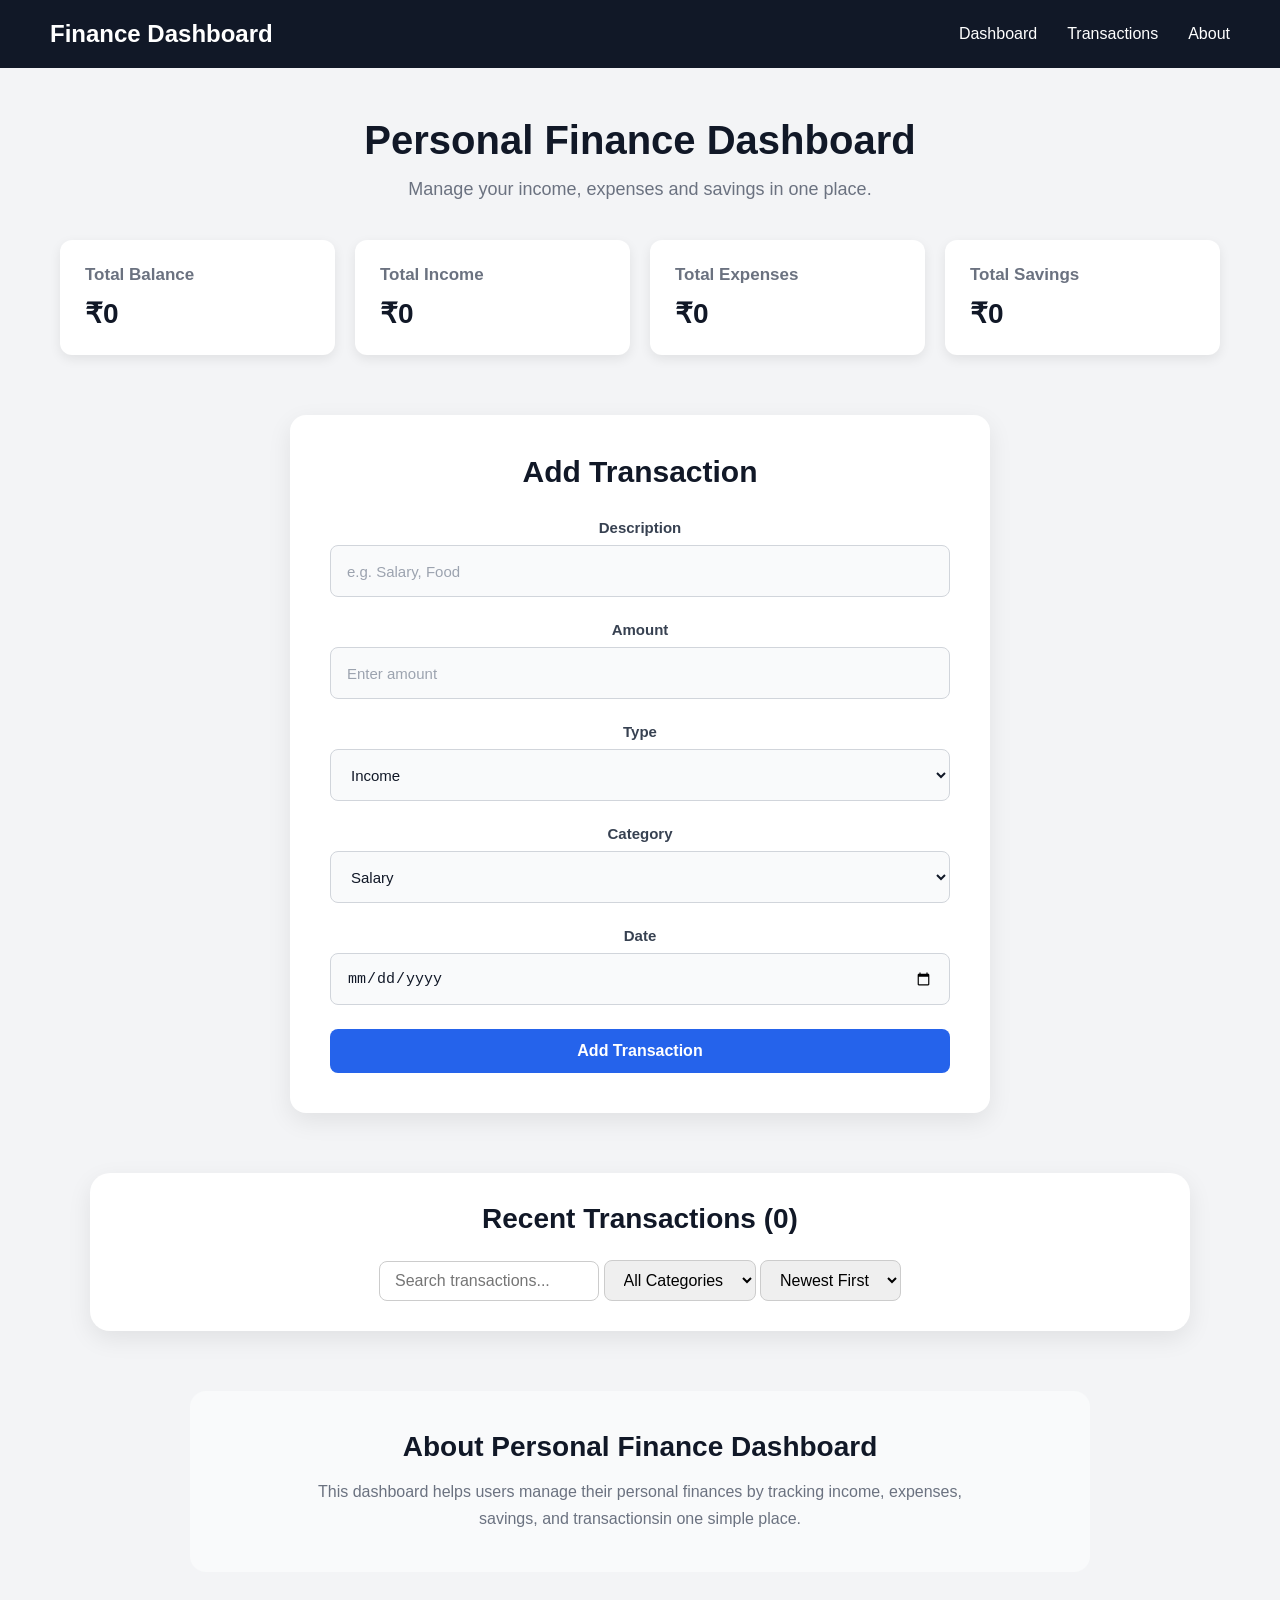
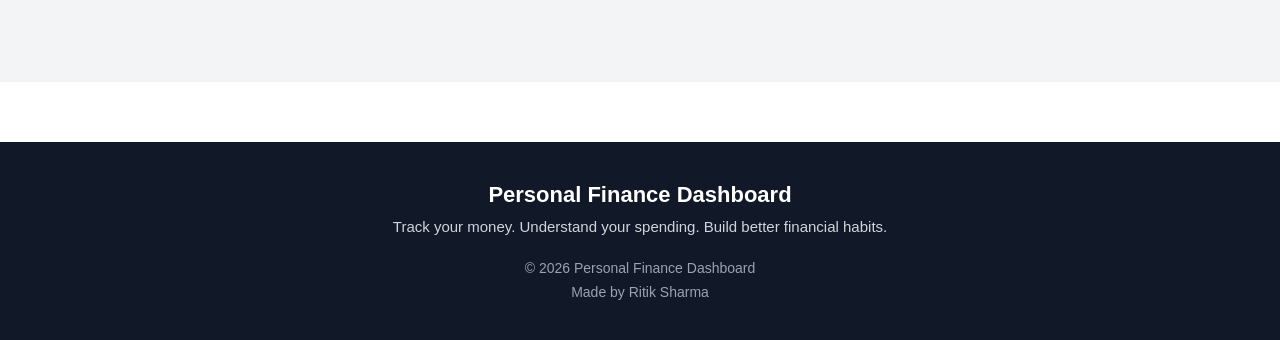
<file: index.html>
<!DOCTYPE html>
<html lang="en">
<head>
    <meta charset="UTF-8">
    <meta name="viewport" content="width=device-width, initial-scale=1.0">
    <title>Personal Finance Dashboard</title>
    <link rel="stylesheet" href="style.css">
</head>
<body>


    <div class="header">
      <div class="navbar">

        <h2 class="logo">Finance Dashboard</h2>

        <div class="nav-links">
            <a href="#dashboard">Dashboard</a>
            <a href="#transactions">Transactions</a>
            <a href="#about">About</a>
        </div>
            
        
      </div>

    </div>

    <main>
        <section class="dashboard" id="dashboard">
          <h1>Personal Finance Dashboard</h1>
          <p class="subtitle">
            Manage your income, expenses and savings in one place.
          </p>

          <div class="summary-cards">

            <div class="summary-card">
                <h3>Total Balance</h3>
                <p id="totalBalance">₹0</p>
            </div>

            <div class="summary-card">
                <h3>Total Income</h3>
                <p id="totalIncome">₹0</p>
            </div>

            <div class="summary-card">
                <h3>Total Expenses</h3>
                <p id="totalExpenses">₹0</p>
            </div>

            <div class="summary-card">
                <h3>Total Savings</h3>
                <p id="totalSavings">₹0</p>
            </div>

          </div>

          <section class="transaction-section" id="transactions">

            <h2>Add Transaction</h2>

           <form id="transactionForm">

    <div class="form-group">

        <label for="description">Description</label>

        <input
            type="text"
            id="description"
            placeholder="e.g. Salary, Food"
            required
        >
    </div>

    <div class="form-group">

        <label for="amount">Amount</label>
        <input
            type="number"
            id="amount"
            placeholder="Enter amount"
            min="1"
            required>
    </div>

    <div class="form-group">

        <label for="type">Type</label>
        <select id="type">

            <option value="income">Income</option>

            <option value="expense">Expense</option>

        </select>
    </div>


    <div class="form-group">
        <label for="category">Category</label>
        <select id="category">
            <option value="salary">Salary</option>
            <option value="food">Food</option>
            <option value="transport">Transport</option>
            <option value="shopping">Shopping</option>
            <option value="bills">Bills</option>
            <option value="entertainment">Entertainment</option>
            <option value="other">Other</option>

        </select>

    </div>


    <div class="form-group">
        <label for="date">Date</label>
        <input
            type="date"
            id="date"
            required>

    </div>

    <button type="button" id="cancelEditButton" style="display: none;">
    Cancel Edit
    </button>

    <button type="submit" id="addTransactionButton">
        Add Transaction
    </button>

</form>
        </section>

        <section class="transactions" id="transactionListSection">
            <h2>Recent Transactions <span id="transactionCount">(0)</span></h2>
            <input
            type="text"
            id="searchInput"
            placeholder="Search transactions...">

            <select id="categoryFilter">
        <option value="all">All Categories</option>
        <option value="salary">Salary</option>
        <option value="food">Food</option>
        <option value="transport">Transport</option>
        <option value="shopping">Shopping</option>
        <option value="bills">Bills</option>
        <option value="entertainment">Entertainment</option>
        <option value="other">Other</option>
        </select>

        <select id="sortFilter">
        <option value="newest">Newest First</option>
        <option value="oldest">Oldest First</option>
        </select>

        <div id="transactionList">
                

            </div>
        </section>

        <section class="about" id="about">
                <h2>About Personal Finance Dashboard</h2>
                <p>This dashboard helps users manage their personal finances by tracking income, expenses, savings, and transactionsin one simple place.</p>
        </section>

    </main>
    <div class="footer">
        <div class="footer-content">
            <h3>Personal Finance Dashboard</h3>
            <p>Track your money. Understand your spending. Build better financial habits.</p>
        </div>
        <p class="copyright">
            © 2026 Personal Finance Dashboard
        </p>
        <p class="author">Made by Ritik Sharma</p>
    </div>
    
    <script src="index.js"></script>
</body>
</html>
</file>
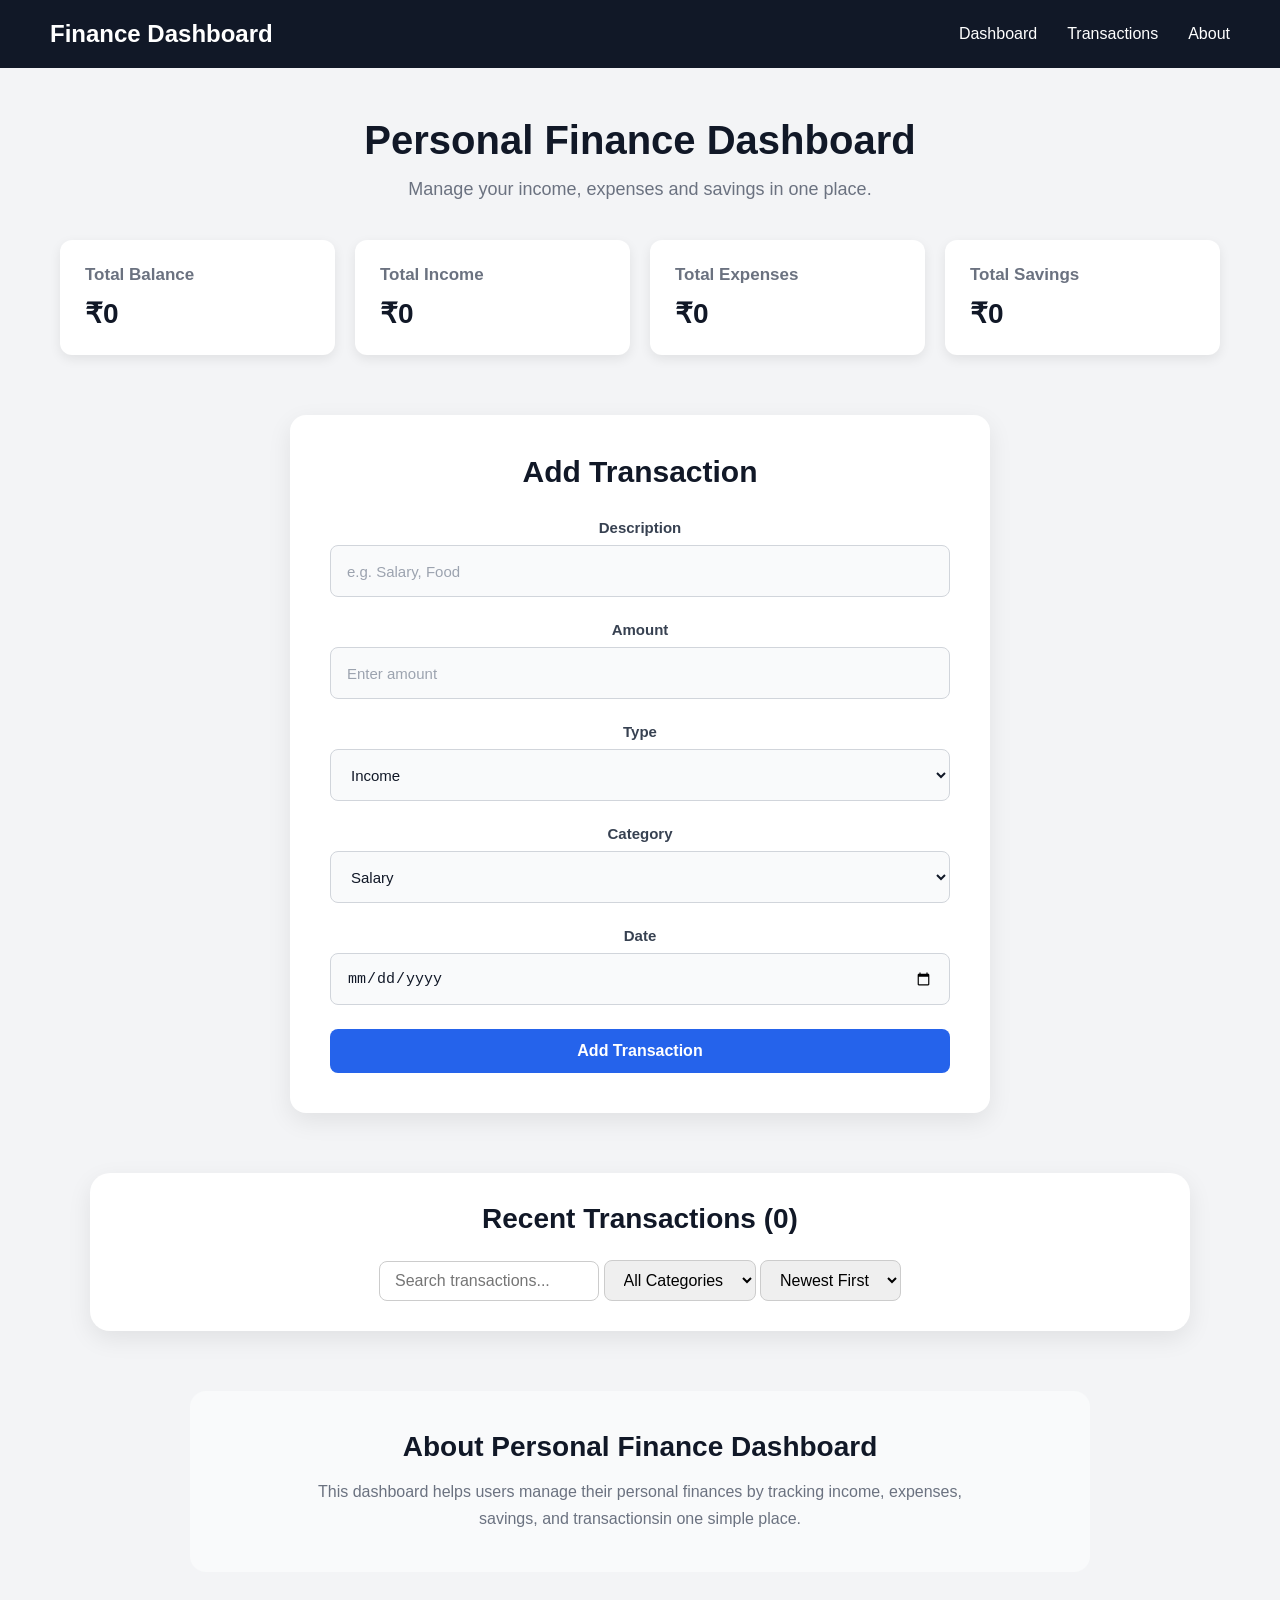
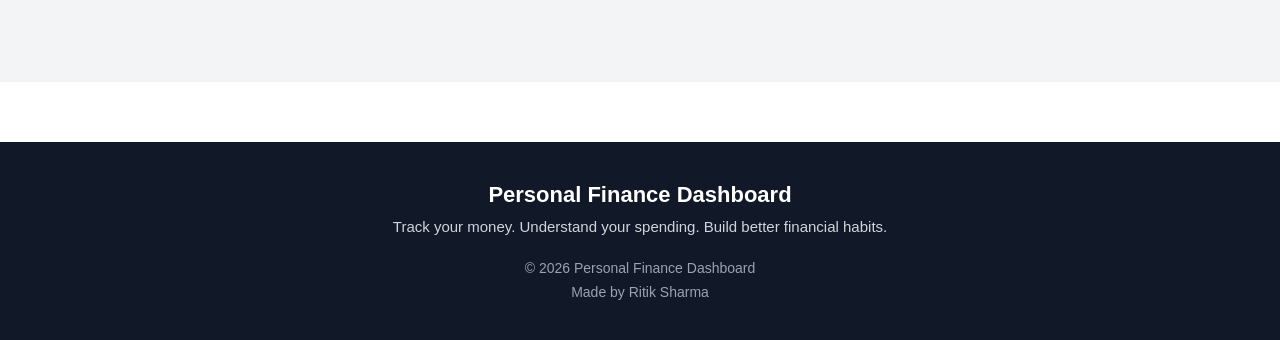
<file: intex.html>
<!DOCTYPE html>
<html lang="en">
<head>
    <meta charset="UTF-8">
    <meta name="viewport" content="width=device-width, initial-scale=1.0">
    <title>Personal Finance Dashboard</title>
    <link rel="stylesheet" href="style.css">
</head>
<body>


    <div class="header">
      <div class="navbar">

        <h2 class="logo">Finance Dashboard</h2>

        <div class="nav-links">
            <a href="#dashboard">Dashboard</a>
            <a href="#transactions">Transactions</a>
            <a href="#about">About</a>
        </div>
            
        
      </div>

    </div>

    <main>
        <section class="dashboard" id="dashboard">
          <h1>Personal Finance Dashboard</h1>
          <p class="subtitle">
            Manage your income, expenses and savings in one place.
          </p>

          <div class="summary-cards">

            <div class="summary-card">
                <h3>Total Balance</h3>
                <p id="totalBalance">₹0</p>
            </div>

            <div class="summary-card">
                <h3>Total Income</h3>
                <p id="totalIncome">₹0</p>
            </div>

            <div class="summary-card">
                <h3>Total Expenses</h3>
                <p id="totalExpenses">₹0</p>
            </div>

            <div class="summary-card">
                <h3>Total Savings</h3>
                <p id="totalSavings">₹0</p>
            </div>

          </div>

          <section class="transaction-section" id="transactions">

            <h2>Add Transaction</h2>

           <form id="transactionForm">

    <div class="form-group">

        <label for="description">Description</label>

        <input
            type="text"
            id="description"
            placeholder="e.g. Salary, Food"
            required
        >
    </div>

    <div class="form-group">

        <label for="amount">Amount</label>
        <input
            type="number"
            id="amount"
            placeholder="Enter amount"
            min="1"
            required>
    </div>

    <div class="form-group">

        <label for="type">Type</label>
        <select id="type">

            <option value="income">Income</option>

            <option value="expense">Expense</option>

        </select>
    </div>


    <div class="form-group">
        <label for="category">Category</label>
        <select id="category">
            <option value="salary">Salary</option>
            <option value="food">Food</option>
            <option value="transport">Transport</option>
            <option value="shopping">Shopping</option>
            <option value="bills">Bills</option>
            <option value="entertainment">Entertainment</option>
            <option value="other">Other</option>

        </select>

    </div>


    <div class="form-group">
        <label for="date">Date</label>
        <input
            type="date"
            id="date"
            required>

    </div>

    <button type="button" id="cancelEditButton" style="display: none;">
    Cancel Edit
    </button>

    <button type="submit" id="addTransactionButton">
        Add Transaction
    </button>

</form>
        </section>

        <section class="transactions" id="transactionListSection">
            <h2>Recent Transactions <span id="transactionCount">(0)</span></h2>
            <input
            type="text"
            id="searchInput"
            placeholder="Search transactions...">

            <select id="categoryFilter">
        <option value="all">All Categories</option>
        <option value="salary">Salary</option>
        <option value="food">Food</option>
        <option value="transport">Transport</option>
        <option value="shopping">Shopping</option>
        <option value="bills">Bills</option>
        <option value="entertainment">Entertainment</option>
        <option value="other">Other</option>
        </select>

        <select id="sortFilter">
        <option value="newest">Newest First</option>
        <option value="oldest">Oldest First</option>
        </select>

        <div id="transactionList">
                

            </div>
        </section>

        <section class="about" id="about">
                <h2>About Personal Finance Dashboard</h2>
                <p>This dashboard helps users manage their personal finances by tracking income, expenses, savings, and transactionsin one simple place.</p>
        </section>

    </main>
    <div class="footer">
        <div class="footer-content">
            <h3>Personal Finance Dashboard</h3>
            <p>Track your money. Understand your spending. Build better financial habits.</p>
        </div>
        <p class="copyright">
            © 2026 Personal Finance Dashboard
        </p>
        <p class="author">Made by Ritik Sharma</p>
    </div>
    
    <script src="index.js"></script>
</body>
</html>
</file>
<file: style.css>
*{
    margin: 0;
    padding: 0;
    box-sizing: border-box;
}
body{
    font-family: Arial, sans-serif;
}
.header{
    background-color: #111827;
    padding: 20px 50px;
}
.navbar{
    max-width: 1200px;
    padding: 0 auto;
    display: flex;
    align-items: center;
    justify-content: space-between;
}
.logo{
    color: white;
    font-size: 24px;
}
.nav-links{
    display: flex;
    gap: 30px;
}
.nav-links a{
    color: white;
    text-decoration: none;
    font-size: 16px;
}
.dashboard{
    background-color: #f3f4f6;
    padding: 50px 60px;
    text-align: center;
}
.dashboard h1{
    color: #111827;
    font-size: 40px;
    margin-bottom: 16px;
}
.subtitle{
    color: #6b7280;
    font-size: 18px;
}
.summary-cards{
    max-width: 1200px;
    margin: 40px auto 0;
    display: grid;
    grid-template-columns: repeat(4, 1fr);
    gap: 20px;
}
.summary-card{
    background-color: white;
    padding: 25px;
    border-radius: 12px;
    box-shadow: 0 4px 12px rgba(0, 0, 0, 0.08);
    text-align: left;
}
.summary-card h3{
    color: #6b7280;
    font-size: 17px;
    margin-bottom: 12px;
}
.summary-card p{
    color: #111827;
    font-size: 28px;
    font-weight: bold;
}
.transaction-section{
    max-width: 700px;
    margin: 60px auto;
    padding: 40px;
    background-color: white;
    border-radius: 16px;
    box-shadow: 0 8px 25px rgba(0, 0, 0, 0.08);
}
.transaction-section h2{
    color: #111827;
    font-size: 30px;
    align-items: center;
    margin-bottom: 30px;
}
.transaction-section form{
    display: flex;
    flex-direction: column;
    gap: 24px;
}
.form-group{
    display: flex;
    flex-direction: column;
    gap: 9px;
}
.form-group label{
    color: #374151;
    font-size: 15px;
    font-weight: 600;
}
.form-group input,
.form-group select{
    width: 100%;
    min-height: 52px;
    background-color: #f9fafb;
    color: #111827;
    padding: 14px 16px;
    border: 1px solid #d1d5db;
    border-radius: 8px;
    font-size: 15px;
    outline: none;
}
.form-group input::placeholder {
    color: #9ca3af;
}
.form-group input:focus,
.form-group select:focus {
    border-color: #2563eb;
    background-color: white;
    box-shadow: 0 0 0 3px rgba(37, 99, 235, 0.1);
}
#addTransactionButton{
    padding: 13px 20px;
    background-color: #2563eb;
    color: white;
    border: none;
    border-radius: 8px;
    font-size: 16px;
    font-weight: 600;
    cursor: pointer;
}
#addTransactionButton:hover {
    background-color: #1d4ed8;
}
.transactions {
    max-width: 900px;
    margin: 60px auto;
    padding: 35px;
    background-color: white;
    border-radius: 16px;
    box-shadow: 0 8px 25px rgba(0, 0, 0, 0.08);
}

.transactions h2 {
    font-size: 28px;
    color: #111827;
    margin-bottom: 25px;
    text-align: center;
}
.about {
    max-width: 900px;
    margin: 60px auto;
    padding: 40px;
    background-color: #f9fafb;
    border-radius: 16px;
    text-align: center;
}

.about h2 {
    font-size: 28px;
    color: #111827;
    margin-bottom: 15px;
}

.about p {
    max-width: 700px;
    margin: 0 auto;
    font-size: 16px;
    line-height: 1.7;
    color: #6b7280;
}
.footer {
    background-color: #111827;
    color: white;
    text-align: center;
    padding: 40px 20px;
    margin-top: 60px;
}

.footer-content h3 {
    font-size: 22px;
    margin-bottom: 10px;
}

.footer-content p {
    color: #d1d5db;
    font-size: 15px;
    margin-bottom: 25px;
}

.copyright,
.author {
    color: #9ca3af;
    font-size: 14px;
    margin-top: 8px;
}
#transactionList {
    display: flex;
    flex-direction: column;
    gap: 15px;
}

#transactionList > div {
    padding: 20px;
    border: 1px solid #e5e7eb;
    border-radius: 10px;
    background-color: #f9fafb;
}

#transactionList h3 {
    margin-bottom: 10px;
    color: #111827;
}

#transactionList p {
    margin: 5px 0;
    color: #6b7280;
}
.delete-button {
    width: 100%;
    margin-top: 12px;
    padding: 10px;
    background-color: #dc2626;
    color: white;
    border: none;
    border-radius: 6px;
    font-size: 14px;
    cursor: pointer;
}

.delete-button:hover {
    background-color: #b91c1c;
}
.edit-button {
    width: 100%;
    margin-top: 12px;
    padding: 10px;
    background-color: #2563eb;
    color: white;
    border: none;
    border-radius: 6px;
    font-size: 14px;
    cursor: pointer;
}

.edit-button:hover {
    background-color: #1d4ed8;
}
#cancelEditButton {
    width: 100%;
    padding: 15px;
    margin-bottom: 10px;

    border: none;
    border-radius: 10px;

    background-color: #e74c3c;
    color: white;

    font-size: 18px;
    font-weight: bold;

    cursor: pointer;
}

#cancelEditButton:hover {
    background-color: #c0392b;
}
.transactions {
    max-width: 1100px;
    margin: 40px auto;
    padding: 30px;
    border-radius: 20px;
}
#searchInput,
#categoryFilter,
#sortFilter,
#typeFilter {
    padding: 10px 15px;
    border: 1px solid #ccc;
    border-radius: 8px;
    font-size: 16px;
    outline: none;
    cursor: pointer;
}

#searchInput {
    width: 220px;
}

#searchInput:focus,
#categoryFilter:focus,
#sortFilter:focus,
#typeFilter:focus {
    border-color: #3563c9;
}
.filters {
    display: flex;
    justify-content: center;
    gap: 10px;
    flex-wrap: wrap;
    margin-bottom: 25px;
}
@media (max-width: 768px) {

    .header {
        padding: 20px;
    }

    .navbar {
        flex-direction: column;
        gap: 15px;
        text-align: center;
    }

    .nav-links {
        gap: 15px;
        flex-wrap: wrap;
        justify-content: center;
    }

    .dashboard {
        padding: 35px 20px;
    }

    .dashboard h1 {
        font-size: 30px;
    }

    .subtitle {
        font-size: 16px;
    }

    .summary-cards {
        grid-template-columns: repeat(2, 1fr);
        gap: 15px;
        margin-top: 30px;
    }

    .summary-card {
        padding: 20px;
    }

    .summary-card p {
        font-size: 22px;
    }

    .transaction-section {
        margin: 40px 15px;
        padding: 25px 20px;
    }

    .transaction-section h2 {
        font-size: 26px;
        text-align: center;
    }

    .transactions {
        margin: 40px 15px;
        padding: 25px 20px;
    }

    .transactions h2 {
        font-size: 24px;
    }


    .filters {
        flex-direction: column;
        align-items: stretch;
    }

    #searchInput,
    #categoryFilter,
    #sortFilter,
    #typeFilter {
        width: 100%;
    }

    .about {
        margin: 40px 15px;
        padding: 30px 20px;
    }
    .footer {
        margin-top: 40px;
    }
}

@media (max-width: 480px) {

    .logo {
        font-size: 20px;
    }

    .nav-links {
        flex-direction: column;
        gap: 10px;
    }

    .dashboard h1 {
        font-size: 26px;
    }

    .summary-cards {
        grid-template-columns: 1fr;
    }

    .summary-card {
        text-align: center;
    }

    .transaction-section {
        padding: 20px 15px;
    }

    .transactions {
        padding: 20px 15px;
    }

    #transactionList > div {
        padding: 15px;
    }
}
</file>
